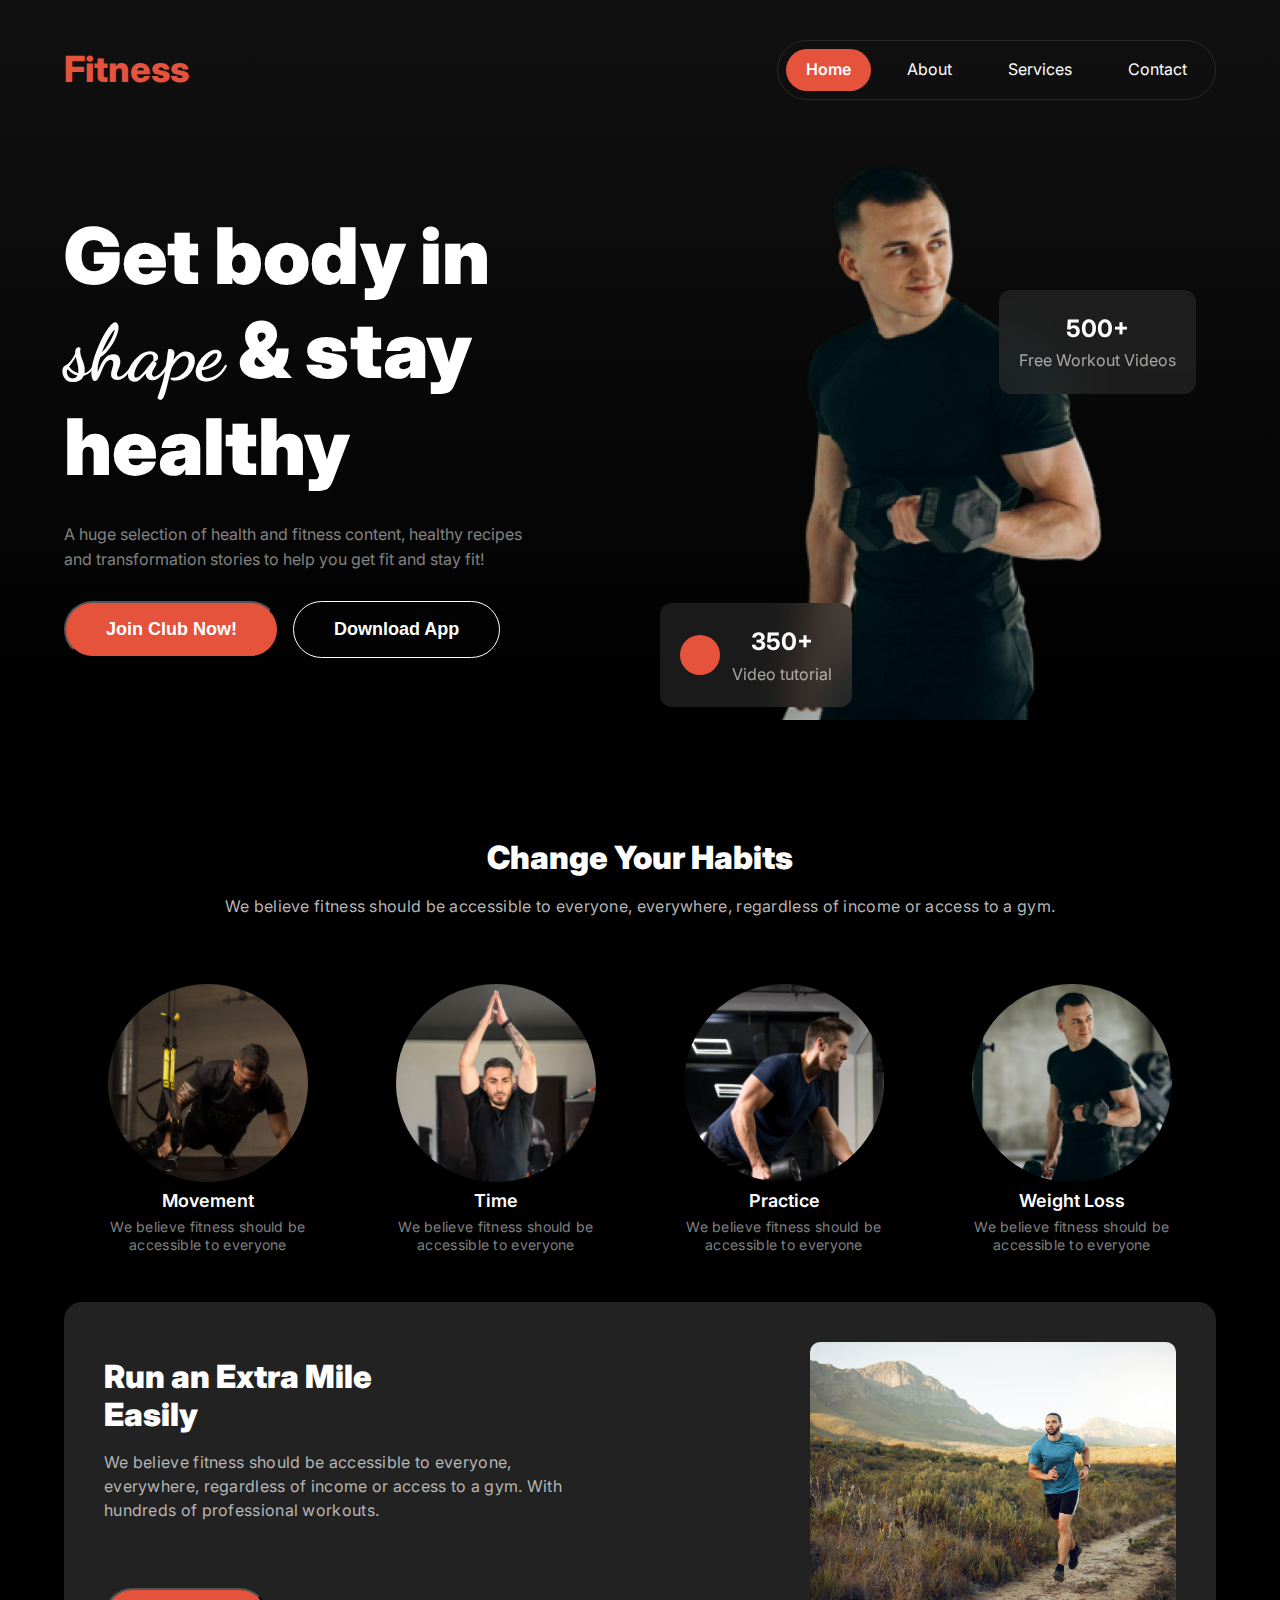
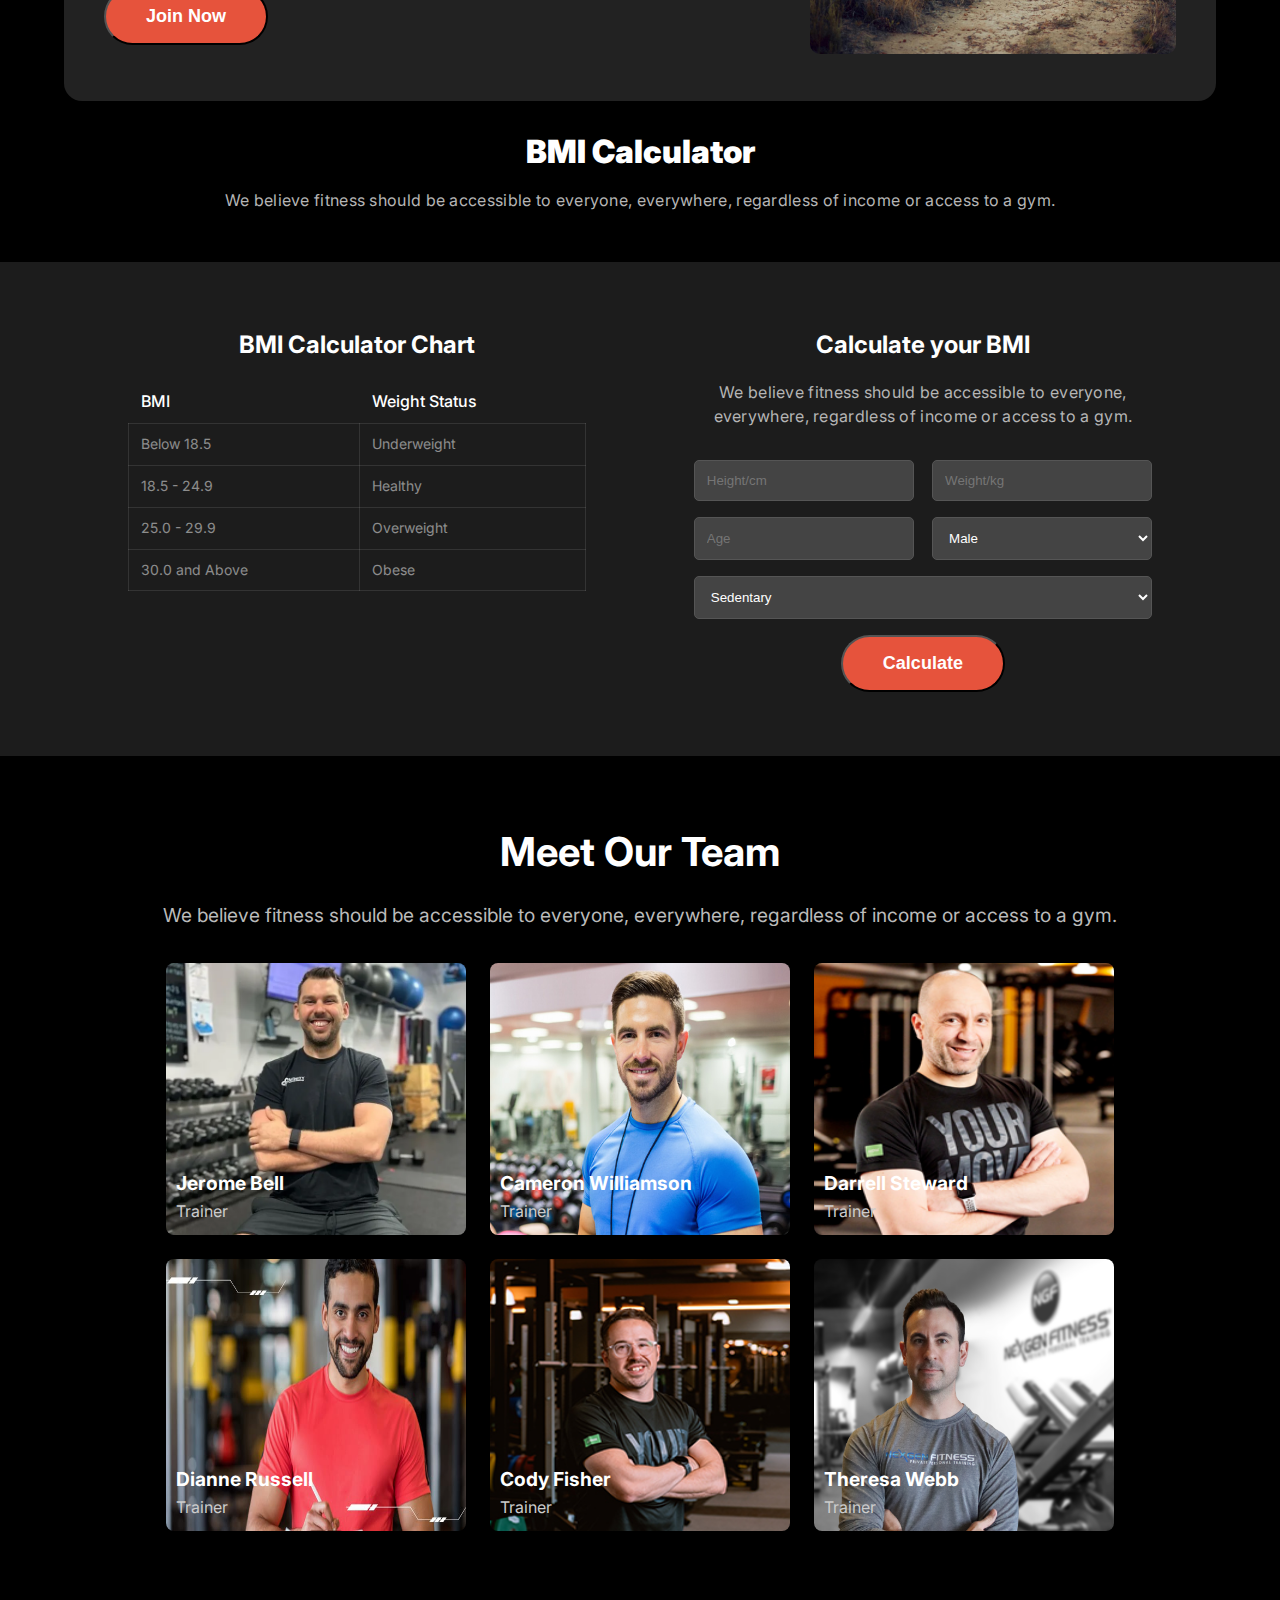
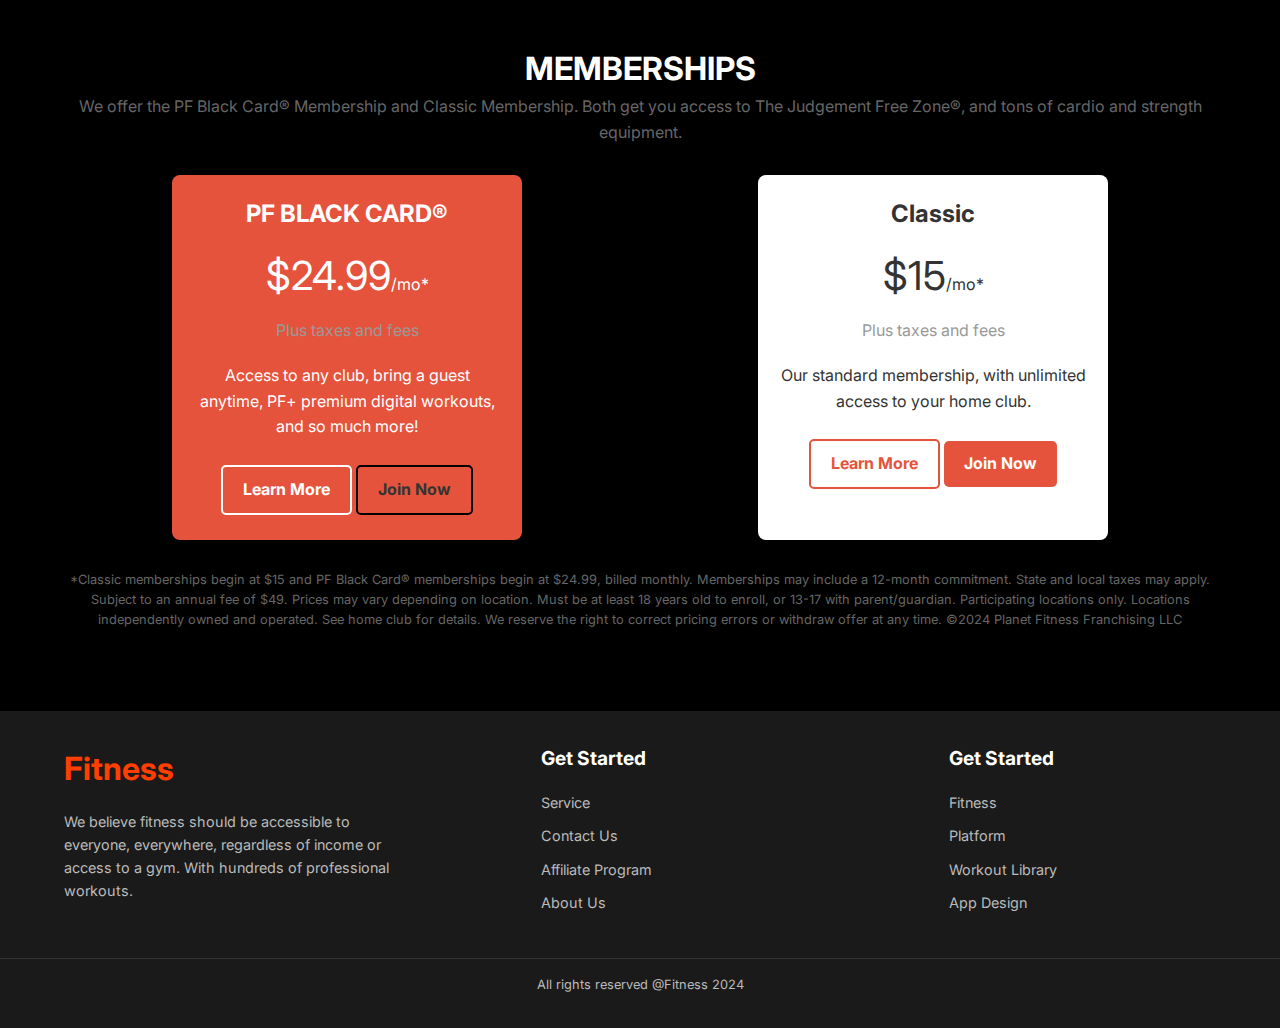
<file: index.html>
<!DOCTYPE html>
<html lang="en">
  <head>
    <meta charset="UTF-8" />
    <meta name="viewport" content="width=device-width, initial-scale=1.0" />
    <title>Fitness Website</title>
    <link rel="stylesheet" href="styles.css" />
  </head>
  <body>
    <header>
      <nav class="navbar container">
        <div class="logo">
          <h1>Fitness</h1>
        </div>
        <ul class="nav-links">
          <li class="home"><a href="#">Home</a></li>
          <li><a href="#">About</a></li>
          <li><a href="#">Services</a></li>
          <li><a href="#">Contact</a></li>
        </ul>
        <div class="hamburger-menu">
          <div class="bar"></div>
          <div class="bar"></div>
          <div class="bar"></div>
        </div>
      </nav>

      <div class="container hero-content">
        <div class="hero-text">
          <h2>
            Get body in <br /><span class="shape">shape</span> & stay <br />
            healthy
          </h2>
          <p>
            A huge selection of health and fitness content, healthy recipes
            <br />
            and transformation stories to help you get fit and stay fit!
          </p>
          <div class="cta">
            <button class="btn-primary">Join Club Now!</button>
            <button class="btn-secondary">Download App</button>
          </div>
        </div>
        <div class="hero-image">
          <img src="./images/Images-2.png" alt="Fitness Image" />
          <div class="video-tutorial">
            <div class="circle"></div>
            <img class="circle-image" src="./images/icon.png" alt="">
            <div>
              <h2>350+</h2>
              <p>Video tutorial</p>
            </div>
          </div>
          <div class="free-workout">
            <h2>500+</h2>
            <p>Free Workout Videos</p>
          </div>
        </div>
      </div>
    </header>

    <section class="habits">
      <div class="container">
        <h2 class="section-title">Change Your Habits</h2>
        <p class="section-sub-title">
          We believe fitness should be accessible to everyone, everywhere,
          regardless of income or access to a gym.
        </p>
        <div class="habits-list">
          <div class="habit-item">
            <img src="./images/image-3.png" alt="Movement" />
            <h3>Movement</h3>
            <p>We believe fitness should be accessible to everyone</p>
          </div>
          <div class="habit-item">
            <img src="./images/image-5.png" alt="Time" />
            <h3>Time</h3>
            <p>We believe fitness should be accessible to everyone</p>
          </div>
          <div class="habit-item">
            <img src="./images/image-4.png" alt="Practice" />
            <h3>Practice</h3>
            <p>We believe fitness should be accessible to everyone</p>
          </div>
          <div class="habit-item">
            <img src="./images/image-6.png" alt="Weight Loss" />
            <h3>Weight Loss</h3>
            <p>We believe fitness should be accessible to everyone</p>
          </div>
        </div>
      </div>
    </section>

    <section class="extra-mile container">
      <div class="extra-mile-content">
        <h2 class="section-title">Run an Extra Mile Easily</h2>
        <p class="section-sub-title">
          We believe fitness should be accessible to everyone,<br />
          everywhere, regardless of income or access to a gym. With <br />
          hundreds of professional workouts.
        </p>
        <button class="btn-primary">Join Now</button>
      </div>
      <div class="extra-mile-image">
        <img src="./images/run.jpg" alt="Running" />
      </div>
    </section>

<section class="bmi-calculator">
    <h2 class="section-title">BMI Calculator</h2>
    <p class="section-sub-title">
        We believe fitness should be accessible to everyone, everywhere,
        regardless of income or access to a gym.
    </p>
   <div class="bmi">
     <div class="bmi-content  container">
        <div class="bmi-chart">
            <h3>BMI Calculator Chart</h3>
           
            <table>
                <tr>
                    <th>BMI</th>
                    <th>Weight Status</th>
                </tr>
                <tr>
                    <td>Below 18.5</td>
                    <td>Underweight</td>
                </tr>
                <tr>
                    <td>18.5 - 24.9</td>
                    <td>Healthy</td>
                </tr>
                <tr>
                    <td>25.0 - 29.9</td>
                    <td>Overweight</td>
                </tr>
                <tr>
                    <td>30.0 and Above</td>
                    <td>Obese</td>
                </tr>
            </table>
        </div>
        <div class="bmi-form">
            <h3>Calculate your BMI</h3>
             <p class="section-sub-title">We believe fitness should be accessible to everyone, everywhere, regardless of income or access to a gym.</p>
            <form class="form" action="#">
                <div class="form-row">
                    <input type="text" placeholder="Height/cm" />
                    <input type="text" placeholder="Weight/kg" />
                </div>
                <div class="form-row">
                    <input type="text" placeholder="Age" />
                    <select>
                        <option value="male">Male</option>
                        <option value="female">Female</option>
                    </select>
                </div>
                <select class="activity-select">
                    <option value="sedentary">Sedentary</option>
                    <option value="active">Active</option>
                    <option value="very-active">Very Active</option>
                </select>
                <button class="btn-primary" type="submit">Calculate</button>
            </form>
        </div>
    </div>
   </div>
</section>


<section class="team">
    <div class="container">
        <h2>Meet Our Team</h2>
        <p>We believe fitness should be accessible to everyone, everywhere, regardless of income or access to a gym.</p>
        <div class="team-list">
            <div class="team-member">
                <div class="image-container">
                    <img src="./images/trainer1.png"  alt="Jerome Bell">
                    <div class="overlay">
                        <h3>Jerome Bell</h3>
                        <p>Trainer</p>
                    </div>
                </div>
            </div>
            <div class="team-member">
                <div class="image-container">
                    <img src="./images/trainer2.png" alt="Cameron Williamson">
                    <div class="overlay">
                        <h3>Cameron Williamson</h3>
                        <p>Trainer</p>
                    </div>
                </div>
            </div>
            <div class="team-member">
                <div class="image-container">
                    <img src="./images/trainer3.png" alt="Darrell Steward">
                    <div class="overlay">
                        <h3>Darrell Steward</h3>
                        <p>Trainer</p>
                    </div>
                </div>
            </div>
            <div class="team-member">
                <div class="image-container">
                    <img src="./images/trainer4.png"  alt="Dianne Russell">
                    <div class="overlay">
                        <h3>Dianne Russell</h3>
                        <p>Trainer</p>
                    </div>
                </div>
            </div>
            <div class="team-member">
                <div class="image-container">
                    <img src="./images/trainer5.png"  alt="Cody Fisher">
                    <div class="overlay">
                        <h3>Cody Fisher</h3>
                        <p>Trainer</p>
                    </div>
                </div>
            </div>
            <div class="team-member">
                <div class="image-container">
                    <img src="./images/trainer6.png"  alt="Theresa Webb">
                    <div class="overlay">
                        <h3>Theresa Webb</h3>
                        <p>Trainer</p>
                    </div>
                </div>
            </div>
        </div>
    </div>
</section>
<div class="container membership">
        <div class="membership-header">
            <h1>MEMBERSHIPS</h1>
            <p>We offer the PF Black Card® Membership and Classic Membership. Both get you access to The Judgement Free Zone®, and tons of cardio and strength equipment.</p>
        </div>
        <div class="membership-cards">
            <div class="card black-card">
                <h2>PF BLACK CARD®</h2>
                <p class="price">$24.99<span>/mo*</span></p>
                <p class="info">Plus taxes and fees</p>
                <p class="benefit">Access to any club, bring a guest anytime, PF+ premium digital workouts, and so much more!</p>
                <a href="#" class="learn-more">Learn More</a>
                <a href="#" class="join-now">Join Now</a>
            </div>
            <div class="card classic-card">
                <h2>Classic</h2>
                <p class="price">$15<span>/mo*</span></p>
                <p class="info">Plus taxes and fees</p>
                <p class="benefit">Our standard membership, with unlimited access to your home club.</p>
                <a href="#" class="learn-more">Learn More</a>
                <a href="#" class="join-now">Join Now</a>
            </div>
        </div>
        <div class="membership-footer">
            <p>*Classic memberships begin at $15 and PF Black Card® memberships begin at $24.99, billed monthly. Memberships may include a 12-month commitment. State and local taxes may apply. Subject to an annual fee of $49. Prices may vary depending on location. Must be at least 18 years old to enroll, or 13-17 with parent/guardian. Participating locations only. Locations independently owned and operated. See home club for details. We reserve the right to correct pricing errors or withdraw offer at any time. ©2024 Planet Fitness Franchising LLC</p>
        </div>
    </div>
<footer>
    <div class="container">
        <div class="footer-content">
            <div class="footer-logo">
                <h1>Fitness</h1>
                <p>We believe fitness should be accessible to everyone, everywhere, regardless of income or access to a gym. With hundreds of professional workouts.</p>
            </div>
            <div class="footer-links">
                <div>
                    <h3>Get Started</h3>
                    <ul>
                        <li><a href="#">Service</a></li>
                        <li><a href="#">Contact Us</a></li>
                        <li><a href="#">Affiliate Program</a></li>
                        <li><a href="#">About Us</a></li>
                    </ul>
                </div>
                <div>
                    <h3>Get Started</h3>
                    <ul>
                        <li><a href="#">Fitness</a></li>
                        <li><a href="#">Platform</a></li>
                        <li><a href="#">Workout Library</a></li>
                        <li><a href="#">App Design</a></li>
                    </ul>
                </div>
            </div>
        </div>
    </div>
    <div class="footer-bottom">
        <p>All rights reserved @Fitness 2024</p>
    </div>
</footer>

  </body>
</html>
</file>
<file: styles.css>
@import url("https://fonts.googleapis.com/css2?family=Inter:ital,opsz,wght@0,14..32,100..900;1,14..32,100..900&display=swap");
@import url("https://fonts.googleapis.com/css2?family=Dancing+Script:wght@400..700&family=Inter:ital,opsz,wght@0,14..32,100..900;1,14..32,100..900&display=swap");
/* Root Variables */
:root {
  --primary-color: rgb(230, 83, 60);
  --secondary-color: rgba(255, 255, 255, 0.5);
  --background-color: black;
  --text-color: #fff;
  --accent-color: #ff6347;
  --font-family: "Inter", sans-serif;
}

/* Reset some default sty
les */
* {
  margin: 0;
  padding: 0;
  box-sizing: border-box;
}

body {
  font-family: var(--font-family);
  color: var(--text-color);
  background-color: black;
  /* background-color: var(--background-color); */
  line-height: 1.6;
}
.section-title {
  font-size: 48px;
  font-weight: 900;
  line-height: 120%;
  letter-spacing: 0%;
}
.section-sub-title {
  color: var(--secondary-color);

  font-size: 14px;
  font-weight: 400;
  line-height: 24px;
  letter-spacing: 0.3px;

  margin-top: 14px;
}
/* Container */
.container {
  width: 90%;
  max-width: 1200px;
  margin: 0 auto;
}

header {
  background: linear-gradient(
    180deg,
    rgb(17, 17, 17),
    rgba(119, 119, 119, 0) 100%
  );
  padding-top: 40px;
}

.navbar {
  display: flex;
  justify-content: space-between;
  align-items: center;
}

.logo h1 {
  color: var(--primary-color);
  font-size: 36px;
  font-weight: 800;
}

.nav-links {
  display: flex;
  list-style: none;
  border: 1px solid rgba(255, 255, 255, 0.1);
  border-radius: 39px;
}

.nav-links li {
  padding: 8px 20px;
  margin-right: 20px;
  margin: 8px;
}

.nav-links a {
  text-decoration: none;
  color: white;
}

.nav-links .home {
  background: var(--primary-color);
  font-weight: 600;
  border-radius: 46px;
}

.hamburger-menu {
  display: none;
  cursor: pointer;
}

.bar {
  width: 25px;
  height: 3px;
  background-color: white;
  margin: 5px 0;
  transition: 0.4s;
}

.hero-content {
  display: flex;
  align-items: center;
  justify-content: space-between;
  padding-top: 40px;
}

.hero-text {
  width: 50%;
}

.hero-text h2 {
  font-size: 78px;
  font-weight: 900;
  line-height: 120%;
}

.hero-text .shape {
  font-family: "Dancing Script", cursive;
}

.hero-text p {
  color: var(--secondary-color);
  margin: 28px 0;
  font-size: 16px;
}

.cta {
  display: flex;
  gap: 14px;
}

.btn-primary,
.btn-secondary {
  padding: 16px 40px;
  border-radius: 42px;
  font-size: 18px;
  font-weight: 600;
}

.btn-primary {
  background: var(--primary-color);
  color: #fff;
}

.btn-secondary {
  border: 1px solid #fff;
  color: #fff;
  background: transparent;
}

.hero-image {
  position: relative;
  width: 50%;
}
.circle-image {
  display: none;
}
.hero-image img {
  max-width: 100%;
  height: auto;
  border-radius: 10px;
  padding-left: 135px;
}

.free-workout,
.video-tutorial {
  position: absolute;
  backdrop-filter: blur(20px);
  background: rgba(48, 48, 48, 0.54);
  border-radius: 12px;
  padding: 20px;
  text-align: center;
  color: #fff;
}

.free-workout {
  top: 150px;
  right: 20px;
}

.video-tutorial {
  bottom: 20px;
  left: 20px;
  display: flex;
  align-items: center;
  gap: 12px;
}
.free-workout p,
.video-tutorial p {
  color: rgba(239, 237, 232, 0.65);
}
.circle {
  width: 40px;
  height: 40px;
  background: var(--primary-color);
  border-radius: 50%;
}

/* Habits Section */
.habits {
  padding: 2rem 0;
  text-align: center;
  margin-top: 80px;
}

.habits-list {
  display: flex;
  justify-content: space-around;

  margin-top: 50px;
}

.habit-item {
  margin: 1rem;
  max-width: 200px;
}

.habit-item img {
  width: 100%;
  border-radius: 50%;
}

.habit-item h3 {
  font-size: 18px;
  font-weight: 600;
  line-height: 120%;
  letter-spacing: 0%;
}
.habit-item p {
  font-size: 14px;
  font-weight: 400;
  line-height: 18px;
  letter-spacing: 0.3px;
  color: var(--secondary-color);
  margin-top: 6px;
  text-align: center;
}
/* Extra Mile Section */
.extra-mile {
  border-radius: 18px;
  background: rgb(34, 34, 34);
  padding: 40px;
  display: flex;
  justify-content: space-between;
  gap: 40px;
  align-items: center;
}

.extra-mile-content button {
  margin-top: 34px;
}
.extra-mile-content h2 {
  max-width: 300px;
}

.extra-mile-image img {
  width: 366px;
  height: 312px;
  object-fit: cover;
  object-position: center;
  border-radius: 10px;
}

/* BMI Calculator Section */
.bmi-calculator {
  padding: 2rem 0;
  color: #fff; /* White text color */
  text-align: center;
}

.section-title {
  font-size: 2rem;
  margin-bottom: 1rem;
  color: #ffffff;
}

.section-sub-title {
  font-size: 1rem;
  margin-bottom: 2rem;
  color: #b5b5b5;
}
.bmi {
  background-color: #1c1c1c; /* Dark background color */
  margin-top: 50px;
}
.bmi-content {
  display: flex;
  justify-content: space-between;
  align-items: flex-start;
  padding: 2rem;
}

.bmi-chart,
.bmi-form {
  padding: 2rem;
  border-radius: 8px;
  width: 48%;
}

.bmi-chart h3,
.bmi-form h3 {
  font-size: 1.5rem;
  margin-bottom: 1rem;
  color: #ffffff;
}

.bmi-chart table {
  width: 100%;
  border-collapse: collapse;
  margin-top: 1rem;
}

.bmi-chart th {
  color: #ffffff;
  font-size: 16px;
  font-weight: 500;
  line-height: 120%;
  text-align: left;
  padding: 0.75rem;
}

.bmi-chart td {
  padding: 0.75rem;
  color: var(--secondary-color);
  font-size: 14px;
  font-weight: 400;
  line-height: 120%;
  text-align: left;
  border: 1px solid rgba(255, 255, 255, 0.1);
}

.bmi-form .form-row {
  display: flex;
  justify-content: space-between;
  margin-bottom: 1rem;
}

.bmi-form input,
.bmi-form select {
  width: 48%;
  padding: 0.75rem;
  border: 1px solid #555;
  border-radius: 5px;
  background-color: #444;
  color: #fff;
}

.bmi-form .activity-select {
  width: 100%;
  padding: 0.75rem;
  margin-bottom: 1rem;
  border: 1px solid #555;
  border-radius: 5px;
  background-color: #444;
  color: #fff;
}
.bmi-form button {
  text-align: left;
}

.btn-primary:hover {
  background-color: #e64a19;
}

/* Team Section */
.team {
  padding: 2rem 0;
  text-align: center;
  background-color: #000;
}

.team h2 {
  font-size: 2.5rem;
  margin-bottom: 1rem;
  color: #fff;
}

.team p {
  font-size: 1.2rem;
  margin-bottom: 2rem;
  color: #bbb;
}

.team-list {
  display: flex;
  flex-wrap: wrap;
  justify-content: center;
  gap: 1.5rem;
}

.team-member {
  width: calc(33.333% - 1rem);
  max-width: 300px;
}

.image-container {
  position: relative;
  width: 100%;
  overflow: hidden;
  border-radius: 8px;
}

.image-container img {
  width: 100%;
  height: 272px;
  display: block;
}

.overlay {
  position: absolute;
  bottom: 0;
  left: 0;
  width: 100%;
  padding: 10px;

  color: #fff;
  text-align: left;
}

.overlay h3 {
  margin: 0;
  font-size: 1.2rem;
}

.overlay p {
  margin: 0;
  font-size: 1rem;
  color: #ccc;
}

.membership {
  padding: 80px 0px;
}
.membership-header {
  text-align: center;
  margin-bottom: 30px;
}

.membership-header h1 {
  font-size: 2rem;
}

.membership-header p {
  font-size: 1rem;
  color: #666;
}

.membership-cards {
  display: flex;
  justify-content: space-around;
  flex-wrap: wrap;
  gap: 20px;
}

.card {
  background-color: white;
  border-radius: 8px;
  padding: 20px;
  text-align: center;
  box-shadow: 0 4px 8px rgba(0, 0, 0, 0.1);
  flex: 1 1 300px;
  max-width: 350px;
}

.black-card {
  background: var(--primary-color);
  color: white;
}

.classic-card {
  background-color: #ffffff;
  color: #333;
}

.card h2 {
  font-size: 1.5rem;
  margin-bottom: 10px;
}

.price {
  font-size: 2.5rem;
  margin: 10px 0;
}

.price span {
  font-size: 1rem;
}

.info {
  color: #999;
  margin-bottom: 20px;
}

.benefit {
  font-size: 1rem;
  margin-bottom: 20px;
}

.learn-more,
.join-now {
  display: inline-block;
  margin: 5px 0;
  padding: 10px 20px;
  border-radius: 5px;
  text-decoration: none;
  font-weight: bold;
}

.learn-more {
  background-color: transparent;
  color: inherit;
  border: 2px solid #fff;
}

.join-now {
  background-color: black;
  color: #333;
  border: none;
}

.black-card .learn-more {
  border: 2px solid #fff;
}

.black-card .join-now {
  background-color: transparent;
  color: #333;
  border: 2px solid black;
}

.classic-card .learn-more {
  border: 2px solid var(--primary-color);
  color: var(--primary-color);
}

.classic-card .join-now {
  background: var(--primary-color);
  color: #fff;
}

.membership-footer {
  font-size: 0.8rem;
  color: #666;
  margin-top: 30px;
  text-align: center;
}

/* Footer */
footer {
  background-color: #1a1a1a;
  color: #fff;
  padding: 2rem 0;
}

.footer-content {
  display: flex;
  justify-content: space-between;
  align-items: flex-start;
  flex-wrap: wrap;
  gap: 140px;
}

.footer-logo {
  flex: 1;
  margin-bottom: 1.5rem;
}

.footer-logo h1 {
  font-size: 2rem;
  color: #ff3e00; /* Matches the red in the image */
  margin-bottom: 1rem;
}

.footer-logo p {
  font-size: 0.9rem;
  color: #bbb;
  max-width: 400px;
}

.footer-links {
  display: flex;
  flex: 2;
  gap: 140px;

  justify-content: space-between;
}

.footer-links div {
  flex: 1;
}

.footer-links h3 {
  font-size: 1.2rem;
  margin-bottom: 1rem;
  color: #fff;
}

.footer-links ul {
  list-style: none;
}

.footer-links ul li {
  margin-bottom: 0.5rem;
}

.footer-links ul li a {
  color: #bbb;
  text-decoration: none;
  font-size: 0.9rem;
  transition: color 0.3s;
}

.footer-links ul li a:hover {
  color: #fff;
}

.footer-bottom {
  text-align: center;
  margin-top: 2rem;
  padding-top: 1rem;
  border-top: 1px solid #333;
}

.footer-bottom p {
  font-size: 0.8rem;
  color: #bbb;
}
/* Responsive adjustments */

/* Responsive Design */
@media (max-width: 768px) {
  .team-member {
    width: calc(50% - 1rem);
  }
  .membership-cards {
    flex-direction: column;
    align-items: center;
  }

  .card {
    max-width: 90%;
  }
  .footer-content {
    flex-direction: column;
    align-items: center;
    text-align: center;
  }

  .footer-links {
    flex-direction: column;
    align-items: center;
    gap: 1.5rem;
  }

  .footer-links div {
    margin-bottom: 1.5rem;
  }

  .footer-logo {
    margin-bottom: 2rem;
  }
}

/* Media query for responsiveness */

@media (max-width: 576px) {
  .bmi-content {
    flex-direction: column;
    align-items: center;
  }

  .bmi-chart,
  .bmi-form {
    width: 100%;
    margin-bottom: 1.5rem;
  }

  .bmi-form .form-row {
    flex-direction: column;
  }

  .bmi-form input,
  .bmi-form select {
    width: 100%;
    margin-bottom: 1rem;
  }
  .habits-list,
  .trainings-list,
  .bmi-content,
  .team-list,
  .footer-links {
    align-items: center;
  }
  .video-tutorial {
    position: relative;
    width: 240px;
  }
  .circle-image {
    position: absolute;
    display: block;
    left: 28px;
    top: 40px;
    width: 10%;
  }
  .hero-text h2 {
    font-size: 38px;
  }
  .extra-mile {
    flex-direction: column;
  }

  .extra-mile-image img {
    width: 100%;
  }
  .team-member {
    width: 100%;
  }
  .image-container img {
    width: 100%;
  }
  .training-item {
    width: 100%;
    margin: 0.5rem 0;
  }
  .hero-content {
    flex-direction: column;
    text-align: left;
  }
  .nav-links {
    display: none; /* Hide nav links on smaller screens */
    flex-direction: column;
    width: 100%;
    position: absolute;
    top: 70px;
    left: 0;
    background-color: #333;
    text-align: center;
    z-index: 1000;
  }

  .nav-links li {
    padding: 15px 0;
  }

  .hamburger-menu {
    display: block; /* Show hamburger menu icon on smaller screens */
  }

  .hamburger-menu.active .bar:nth-child(1) {
    transform: translateY(6px) rotate(45deg);
  }

  .hamburger-menu.active .bar:nth-child(2) {
    opacity: 0;
  }

  .hamburger-menu.active .bar:nth-child(3) {
    transform: translateY(-6px) rotate(-45deg);
  }
  .hero-text,
  .hero-image {
    width: 100%;
  }

  .hero-text h2 {
    font-size: 58px;
  }

  .hero-image img {
    max-width: 100%;
    margin: 0 auto;
    padding-left: 0px;
  }
  .video-tutorial {
    bottom: 220px;
  }
  .free-workout {
    top: 50px;
    right: 80px;
  }

  .nav-links {
    display: none;
    flex-direction: column;
    width: 100%;
    background-color: #333;
    position: absolute;
    top: 70px;
    left: 0;
    z-index: 1000;
  }

  .nav-links li {
    padding: 15px 0;
  }

  .hamburger-menu {
    display: block;
  }
  .habits {
    margin-top: 0px;
  }
  .habits-list {
    flex-direction: column;
  }
  .footer-content {
    align-items: flex-start;
    text-align: left;
  }

  .footer-links {
    align-items: flex-start;
    gap: 1.5rem;
  }

  .footer-links div {
    width: 100%;
  }
}
</file>
